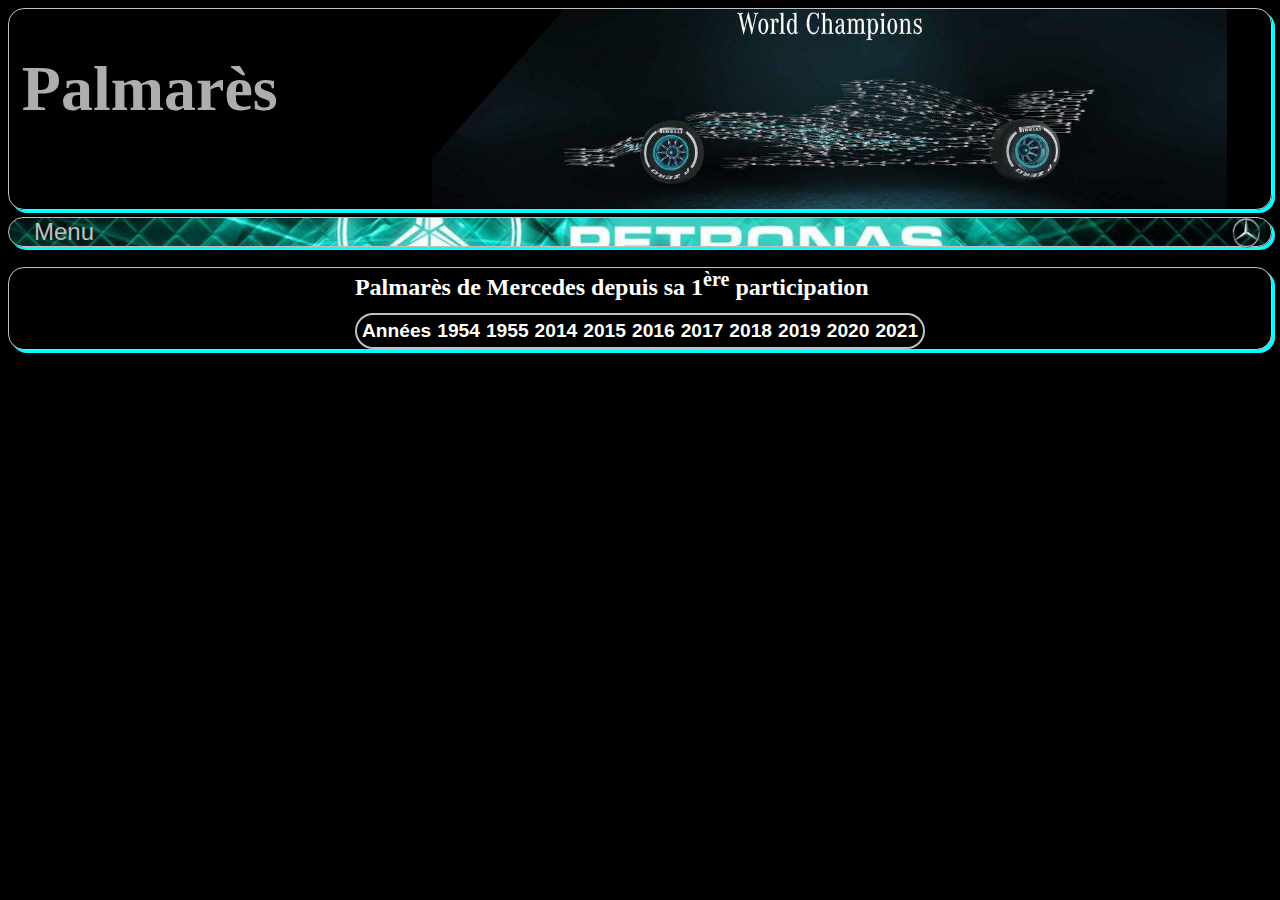
<file: Palmares/palmares.html>
<!DOCTYPE html>
<html lang="fr">
<head>
    <meta charset="UTF-8">
    <meta http-equiv="X-UA-Compatible" content="IE=edge">
    <meta name="viewport" content="width=device-width, initial-scale=1.0">
    <link rel="stylesheet" href="../style.css">
    <title>Palmarès</title>
    <link rel="stylesheet" href="palmares.css">
</head>
<body>
    <header>
        <h1>Palmarès</h1>
    </header>
    <details class="details">
        <summary>Menu <a href="#ACCUEIL"><img src="../images/logo_merco.png" alt="Accueil" width="50px" height="30px"></a></summary>
        <nav>
            <li>
            <ul class="ul1">               
                <li><a href="../historique/historique.hmtl">Histoire</a></li>
            </ul>
            <ul class="ul">
                <li><a href="../ve_mercedes/ve_mercedes.html">Véhicules emblématiques</a></li>
            </ul>
            <ul class="ul">
                <li><a href="../Palmares/palmares.html">Palmarès</a></li>
            </ul>
            <ul class="ul">
                <li><a href="../pilotes/pilotes.html">Pilotes</a></li>
            </ul>
            <ul class="ul">
                <li><a href="../sponsors/sponsors.html">Sponsors</a></li>
            </ul>
            <ul class="ul2">
                <li><a href="../techno_innovations/techno_innovations.html">Savoir-faire</a></li>
            </ul>
            </li>
        </nav>
    </details>
    <main>
        <section>
            <h2>Palmarès de Mercedes depuis sa 1<sup>ère</sup> participation </h2>
            <table>
                <thead>
                    <tr>
                        <th>Années</th>
                        <th>1954</th>
                        <th>1955</th>
                        <th>2014</th>
                        <th>2015</th>
                        <th>2016</th>
                        <th>2017</th>
                        <th>2018</th>
                        <th>2019</th>
                        <th>2020</th>
                        <th>2021</th>
                    </tr>
                </thead>
                <tbody>

                </tbody>
            </table>
        </section>
    </main>
</body>
</html>
</file>
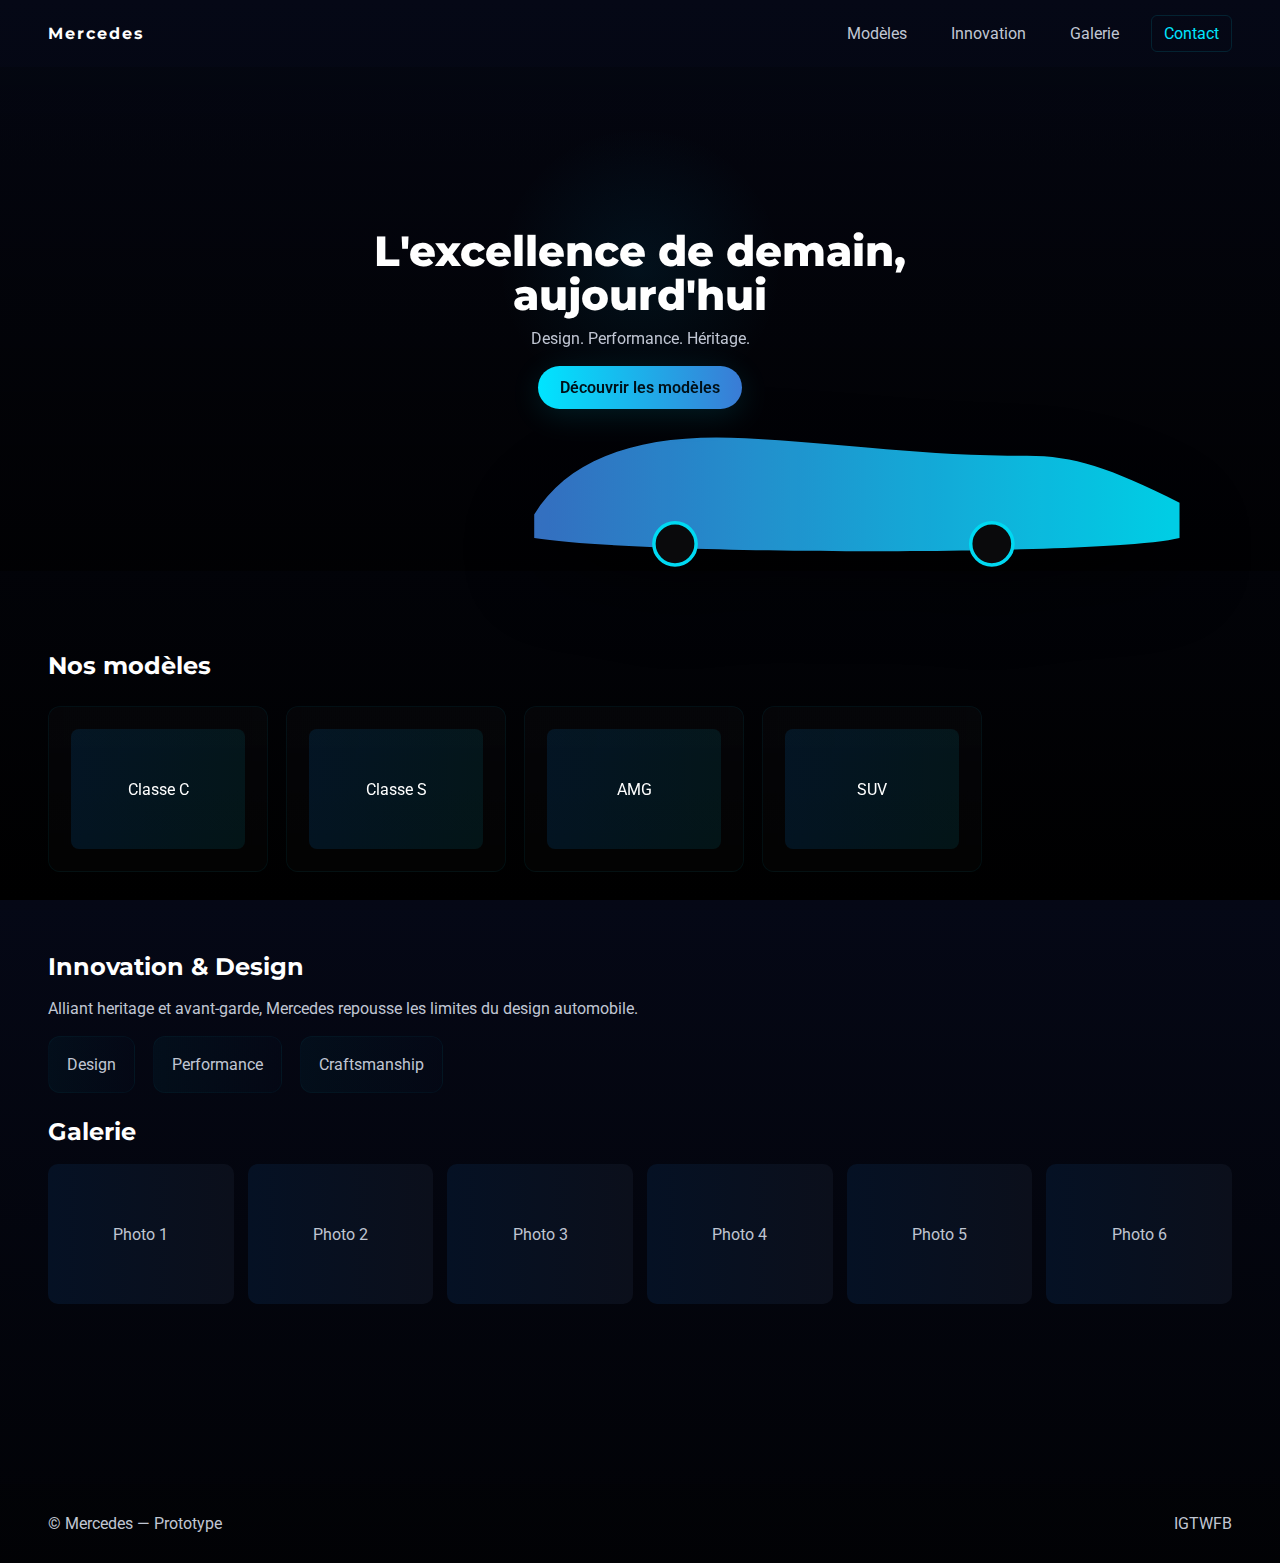
<file: prototype_GPT/mercedes_futuristic_mockup.html>
<!doctype html>
<html lang="fr">
<head>
<meta charset="utf-8" />
<meta name="viewport" content="width=device-width, initial-scale=1" />
<title>Mercedes — Prototype Futuriste</title>
<link href="https://fonts.googleapis.com/css2?family=Montserrat:wght@300;600;800&family=Roboto:wght@300;400;500&display=swap" rel="stylesheet">
<link rel="stylesheet" href="mercedes_futuristic_styles.css">
</head>
<body>
  <header class="site-header">
    <nav class="nav">
      <div class="brand">Mercedes</div>
      <ul class="nav-links">
        <li><a href="#">Modèles</a></li>
        <li><a href="#">Innovation</a></li>
        <li><a href="#">Galerie</a></li>
        <li><a class="cta" href="#">Contact</a></li>
      </ul>
    </nav>

    <section class="hero">
      <div class="hero-content">
        <h1>L'excellence de demain, aujourd'hui</h1>
        <p class="lead">Design. Performance. Héritage.</p>
        <a class="btn" href="#">Découvrir les modèles</a>
      </div>
      <div class="hero-car" aria-hidden="true">
        <!-- lightweight SVG car silhouette to simulate a car photo -->
        <svg viewBox="0 0 1200 400" preserveAspectRatio="xMidYMid meet" class="car-svg">
          <defs>
            <linearGradient id="carGrad" x1="0" x2="1">
              <stop offset="0" stop-color="#3a7bd5"/>
              <stop offset="1" stop-color="#00e5ff"/>
            </linearGradient>
          </defs>
          <g transform="translate(0,40)">
            <path d="M60 220 C 120 120, 250 80, 420 90 C 600 100, 720 120, 900 120 C 980 120, 1040 140, 1160 200 L1160 260 C1040 290, 250 290, 60 260 Z"
                  fill="url(#carGrad)" opacity="0.95"/>
            <circle cx="300" cy="270" r="36" fill="#0b0b0d" stroke="#00e5ff" stroke-width="6" />
            <circle cx="840" cy="270" r="36" fill="#0b0b0d" stroke="#00e5ff" stroke-width="6" />
          </g>
        </svg>
      </div>
    </section>
  </header>

  <main class="main">
    <section class="models">
      <h2>Nos modèles</h2>
      <div class="slider">
        <article class="card"><div class="thumb">Classe C</div></article>
        <article class="card"><div class="thumb">Classe S</div></article>
        <article class="card"><div class="thumb">AMG</div></article>
        <article class="card"><div class="thumb">SUV</div></article>
      </div>
    </section>

    <section class="innovation">
      <h2>Innovation & Design</h2>
      <p>Alliant heritage et avant-garde, Mercedes repousse les limites du design automobile.</p>
      <div class="icons">
        <div class="icon">Design</div>
        <div class="icon">Performance</div>
        <div class="icon">Craftsmanship</div>
      </div>
    </section>

    <section class="gallery">
      <h2>Galerie</h2>
      <div class="grid">
        <div class="photo">Photo 1</div>
        <div class="photo">Photo 2</div>
        <div class="photo">Photo 3</div>
        <div class="photo">Photo 4</div>
        <div class="photo">Photo 5</div>
        <div class="photo">Photo 6</div>
      </div>
    </section>
  </main>

  <footer class="site-footer">
    <div class="footer-inner">
      <div>© Mercedes — Prototype</div>
      <div class="socials">
        <span>IG</span><span>TW</span><span>FB</span>
      </div>
    </div>
  </footer>
</body>
</html>
</file>
<file: style.css>
/*STYLE CSS*//*---------------------------------------------------*/
/*Style du body*//*-----------------------------------------------*/
body
{
    background-color: black;
    color: white;
    position: relative;
    font-family: "Montserrat", Arial, sans-serif;
}
body h1,body h2
{
    font-family: "Exo 2",Times, sans-serif;
}
/*Style du header*//*---------------------------------------------*/
header
{
    /*positionnement et gabarit*/
    position:relative;
    top:0;
    height: 200px;
    margin-bottom: 7px;
    /*Style du bloc*/
    border-radius: 1em;
    border: 1px silver solid;
    box-shadow: 3px 3px aqua;
    background-size: 90%;
    object-position: center right;
    background-repeat: no-repeat;
    background-position: center;
}
header::after {
    content: "";
    position: absolute;
    top: 0;
    right: 0;
    width: 70%;/* largeur de la partie droite */
    height: 100%;
    background-image: url('images/Lewis2020.jpg');
    background-size: cover;
    background-position: center;
    border-top-right-radius: 1em;
    border-bottom-right-radius: 1em;
    clip-path: polygon(20% 0%, 100% 0%, 100% 100%, 0% 100%);
    z-index: 1;
}

/* Contenu du header au-dessus du pseudo-élément */
header * {
    position: relative;
    z-index: 2;
}
header > h1
{
    /*Positionnement et gabarit*/
    display: inline-flex;
    padding-left: 0.2em;
    /*Style du bloc*/
    font-family: "Times New Roman",times, serif;
    font-size: 4em;
    color:rgb(173, 173, 173);
}
.details
{
    /*Positionnement et gabarit du bloc*/
    position:sticky;
    top:0;
    z-index: 1000;
    text-align: center;
    padding: 0;
    margin-bottom: 10px;
    /*Style du bloc*/
    border:1px silver solid;
    box-shadow: 3px 3px aqua;
    border-radius: 1em;
    background-image:url(images/background_menu.jpg);
    background-size: cover;
    background-position: center;
}
details summary {
    list-style: none; /* supprime le triangle par défaut */
    cursor: pointer;
    padding-left: 25px; /* laisse de la place pour l'image */
    position: relative;
    color: silver;
    text-align: justify;
    font-size: 1.5em;
}
details > nav
{
    background-color: rgba(0,0,0,0.3);
}
details > summary > a
{
    float: right;
    right:10px;
}
.ul
{
    /*Positionnement et gabarit du bloc*/
    display:inline-block;
    width: 180px;
    margin:0;
    /*Style du bloc*/
    list-style-type: none;
    border-radius: 1em;
    padding: 1rem;
    clip-path: polygon(20% 0%, 100% 0%, 80% 100%, 0% 100%);
    z-index: 2;
}
.ul1
{
    /*Positionnement et gabarit du bloc*/
    display:inline-block;
    width: 180px;
    margin:0;
    margin-left: 0;
    /*Style du bloc*/
    list-style-type: none;
    border-bottom-left-radius: 1em;
    border-radius: 1em;
    padding: 1rem;
    clip-path: polygon(0 0, 100% 0, 80% 100%, 0% 100%);
    z-index: 2;
}
.ul2
{
    /*Positionnement et gabarit du bloc*/
    display:inline-block;
    width: 180px;
    margin:0;
    margin-right: 0;
    /*Style du bloc*/
    list-style-type: none;
    border-radius: 1em;
    padding: 1rem;
    clip-path: polygon(20% 0, 100% 0, 100% 100%, 0% 100%);
    z-index: 2;
}
a:link,a:visited
{
    color: white;
}
a:hover
{
    color:silver;
}
/*Style du main*//*-----------------------------------------------*/
main
{
    /*Positionneent et gabarit du bloc*/
    background-color: black;
    margin-top: 20px;
    position: relative;
    /*Style du bloc*/
    border-radius: 1em;
    border: 1px silver solid;
    box-shadow: 3px 3px aqua;

}
h2
{
    background-color: black;
    text-align: center;
    width: inherit;
    margin:0;
    margin-bottom: 0.5em;
    border-top-left-radius: 0.5em;
    border-top-right-radius: 0.5em;
}
article
{
    /*positionnement et gabarit*/
    position:relative;
    top:0;
    padding:1em;
    height: 400px;
    margin-top:0;
    margin-bottom: 7px;
    font-size: 1.2em;
    /*Style du bloc*/
    border-radius: 1em;
    border: 1px silver solid;
    border-top: 2px silver solid;
    box-shadow: 3px 3px aqua;
    background-size: 90%;
    object-position: center right;
    background-repeat: no-repeat;
    background-position: center;
}
article::after {
    content: "";
    position: absolute;
    top: 0;
    right:0;
    width: 60%;/* largeur de la partie droite */
    height: 100%;
    background-image: url('images/succes_merco.jpg');
    background-size: cover;
    background-position: center;
    border-top-right-radius: 1em;
    border-bottom-right-radius: 1em;
    clip-path: polygon(20% 0%, 100% 0%, 100% 100%, 0% 100%);
    z-index: 1;
}

/* Contenu du header au-dessus du pseudo-élément */
article * {
    position: relative;
    z-index: 2;
}
article > h3
{
    position: relative;
    top:3px;
    right:3px;
    padding:2px;
    background-color: silver;
    width: 40%;
    text-align: center;
    border-radius: 1em;
}
article > p
{
    padding-left: 20px;
}
.article2
{
    /*positionnement et gabarit*/
    position: relative;
    display:flex;
    flex-direction: column;
    justify-content: flex-start;
    align-items: end;
    right:0;
    top:0;
    height: 400px;
    margin-top:0;
    margin-bottom: 7px;
    font-size: 1.2em;
    /*Style du bloc*/
    border-radius: 1em;
    border: 1px silver solid;
    box-shadow: 3px 3px aqua;
    background-size: 90%;
    object-position: center right;
    background-repeat: no-repeat;
    background-position: center;
}
.article2::after {
    content: "";
    position: absolute;
    top: 0;
    left:0;
    width: 57%;/* largeur de la partie droite */
    height: 100%;
    background-image: url('images/reve_mercedes.jpg');
    background-size: cover;
    background-position: center;
    border-top-left-radius: 1em;
    border-bottom-left-radius: 1em;
    clip-path: polygon(0% 0%, 100% 0%, 80% 100%, 0% 100%);
    z-index: 1;
}

/* Contenu du header au-dessus du pseudo-élément */
.article2 * {
    position: relative;
    z-index: 2;
}
.article2 > h3
{
    position: relative;
    top:3px;
    right:3px;
    padding:2px;
    background-color: silver;
    text-align: center;
    width: 40%;
    border-radius: 1em;
}
.article2 > p
{
    padding-right:20px;
}
article >ul > li {
    list-style: none;       /* classique, mais parfois le marker persiste */
    marker: none;           /* supprime le marker dans les navigateurs modernes */
    padding-left: 0;        /* enlever l'espace réservé au marker */
    margin: 0;
}
.article2 >ul > li {
    list-style: none;       /* classique, mais parfois le marker persiste */
    marker: none;           /* supprime le marker dans les navigateurs modernes */
    padding-left: 0;        /* enlever l'espace réservé au marker */
    margin: 0;
}
.article3
{
    /*positionnement et gabarit*/
    position:relative;
    top:0;
    padding:1em;
    height: 400px;
    margin-top:0;
    margin-bottom: 7px;
    font-size: 1.2em;
    /*Style du bloc*/
    border-radius: 1em;
    border: 1px silver solid;
    border-top: 2px silver solid;
    box-shadow: 3px 3px aqua;
    background-size: 90%;
    object-position: center right;
    background-repeat: no-repeat;
    background-position: center;
}
.article3::after {
    content: "";
    position: absolute;
    top: 0;
    right:0;
    width: 60%;/* largeur de la partie droite */
    height: 100%;
    background-image: url('images/equipe_merco.jpg');
    background-size: cover;
    background-position: center;
    border-top-right-radius: 1em;
    border-bottom-right-radius: 1em;
    clip-path: polygon(20% 0%, 100% 0%, 100% 100%, 0% 100%);
    z-index: 1;
}

/* Contenu du header au-dessus du pseudo-élément */
.article3 * {
    position: relative;
    z-index: 2;
}
.article3 > h3
{
    position: relative;
    top:3px;
    right:3px;
    padding:2px;
    background-color: silver;
    width: 40%;
    text-align: center;
    border-radius: 1em;
}
table{
    border: 2px silver solid;
    border-collapse: separate;
    border-spacing: 2px;
    border-radius: 1em;
    width: fit-content;
}

/*Style du footer*//*---------------------------------------------*/
footer
{
    position:sticky;
    bottom:0;
    z-index: 1000;
    background-color: rgba(0,0,0,0.7);
    width: 100%;
    border-radius: 1em;
}
</file>
<file: Palmares/palmares.css>
header::after 
{
    background-image: url("../images/palmarès_merco.jpg");
    background-size: 90%;
    background-repeat: no-repeat;
    
}
main section 
{
    margin: auto;
    width: max-content;
    text-align: center;
}
main section > table
{
    border-collapse: separate;
    border-spacing: 4px;
    font-size: 1.2em;
    vertical-align: baseline;
}
</file>
<file: prototype_GPT/mercedes_futuristic_styles.css>
/* Mercedes Futuristic Prototype CSS */
:root{
  --bg-top: #050816;
  --bg-bottom: #000000;
  --accent: #00e5ff;
  --muted: #c0c6d3;
  --white: #ffffff;
}

*{box-sizing:border-box;margin:0;padding:0}
html,body{height:100%}
body{
  font-family: 'Roboto', system-ui, -apple-system, 'Segoe UI', 'Helvetica', 'Arial', sans-serif;
  color:var(--white);
  background: linear-gradient(180deg,var(--bg-top) 0%, var(--bg-bottom) 100%);
  -webkit-font-smoothing:antialiased;
  -moz-osx-font-smoothing:grayscale;
  overflow-y:scroll;
}

/* Nav */
.nav{display:flex;justify-content:space-between;align-items:center;padding:24px 48px}
.brand{font-family:'Montserrat',sans-serif;font-weight:700;letter-spacing:2px}
.nav-links{list-style:none;display:flex;gap:20px;align-items:center}
.nav-links a{color:var(--muted);text-decoration:none;padding:8px 12px;border-radius:6px}
.nav-links a.cta{background:transparent;border:1px solid rgba(0,229,255,0.12);color:var(--accent);box-shadow:0 0 18px rgba(0,229,255,0)}

/* Hero */
.hero{position:relative;min-height:56vh;display:flex;align-items:center;justify-content:center;padding:40px;overflow:visible}
.hero:before{
  content:'';position:absolute;inset:0;background:radial-gradient(circle at 50% 40%, rgba(0,174,239,0.08), transparent 20%), linear-gradient(180deg, rgba(0,0,0,0.2), rgba(0,0,0,0.6));
  pointer-events:none;
}
.hero-content{position:relative;z-index:3;text-align:center;max-width:820px;padding:40px}
.hero h1{font-family:'Montserrat',sans-serif;font-weight:800;font-size:42px;line-height:1.05;margin-bottom:12px}
.lead{color:var(--muted);margin-bottom:18px}

/* Button */
.btn{display:inline-block;padding:12px 22px;border-radius:999px;background:linear-gradient(90deg,var(--accent),#3a7bd5);color:#001018;font-weight:600;text-decoration:none;box-shadow:0 6px 30px rgba(0,229,255,0.12);transition:transform .18s ease, box-shadow .18s ease}
.btn:hover{transform:translateY(-4px);box-shadow:0 24px 60px rgba(0,229,255,0.18)}

/* Car svg */
.hero-car{position:absolute;right:6%;bottom:-30px;width:55%;max-width:900px;opacity:0.95;z-index:2;filter:drop-shadow(0 30px 40px rgba(0,0,0,0.7))}
.car-svg{width:100%;height:auto;}

/* Sections */
.main{padding:80px 48px 120px}
.models h2, .innovation h2, .gallery h2{font-family:'Montserrat',sans-serif;color:var(--white);margin-bottom:18px}
.slider{display:flex;gap:18px;overflow:hidden;padding:8px 0}
.card{min-width:220px;background:linear-gradient(180deg, rgba(255,255,255,0.02), rgba(255,255,255,0.01));border-radius:12px;padding:22px;backdrop-filter:blur(6px);border:1px solid rgba(0,229,255,0.06)}
.card .thumb{height:120px;display:flex;align-items:center;justify-content:center;background:linear-gradient(90deg, rgba(3,59,102,0.3), rgba(0,229,255,0.08));border-radius:8px;color:var(--white)}

/* Innovation */
.innovation{margin-top:48px;padding:24px 0;color:var(--muted)}
.icons{display:flex;gap:18px;margin-top:18px}
.icon{padding:18px;border-radius:12px;background:linear-gradient(90deg, rgba(0,229,255,0.04), rgba(58,123,213,0.02));border:1px solid rgba(0,229,255,0.04)}

/* Gallery */
.gallery .grid{display:grid;grid-template-columns:repeat(auto-fit,minmax(180px,1fr));gap:14px;margin-top:18px}
.photo{height:140px;border-radius:10px;background:linear-gradient(90deg,#051124,#0b0f1b);display:flex;align-items:center;justify-content:center;color:var(--muted);transition:transform .25s ease, box-shadow .25s ease}
.photo:hover{transform:translateY(-6px);box-shadow:0 20px 50px rgba(0,229,255,0.06);outline:4px solid rgba(0,229,255,0.06)}

/* Footer */
.site-footer{padding:30px 48px;background:linear-gradient(180deg, rgba(0,0,0,0.12), rgba(0,0,0,0.25));position:relative;margin-top:60px}
.footer-inner{display:flex;justify-content:space-between;color:var(--muted);align-items:center}

/* Responsive */
@media (max-width:900px){
  .nav{padding:18px}
  .hero-car{display:none}
  .hero h1{font-size:28px}
  .main{padding:40px 20px}
}
</file>
